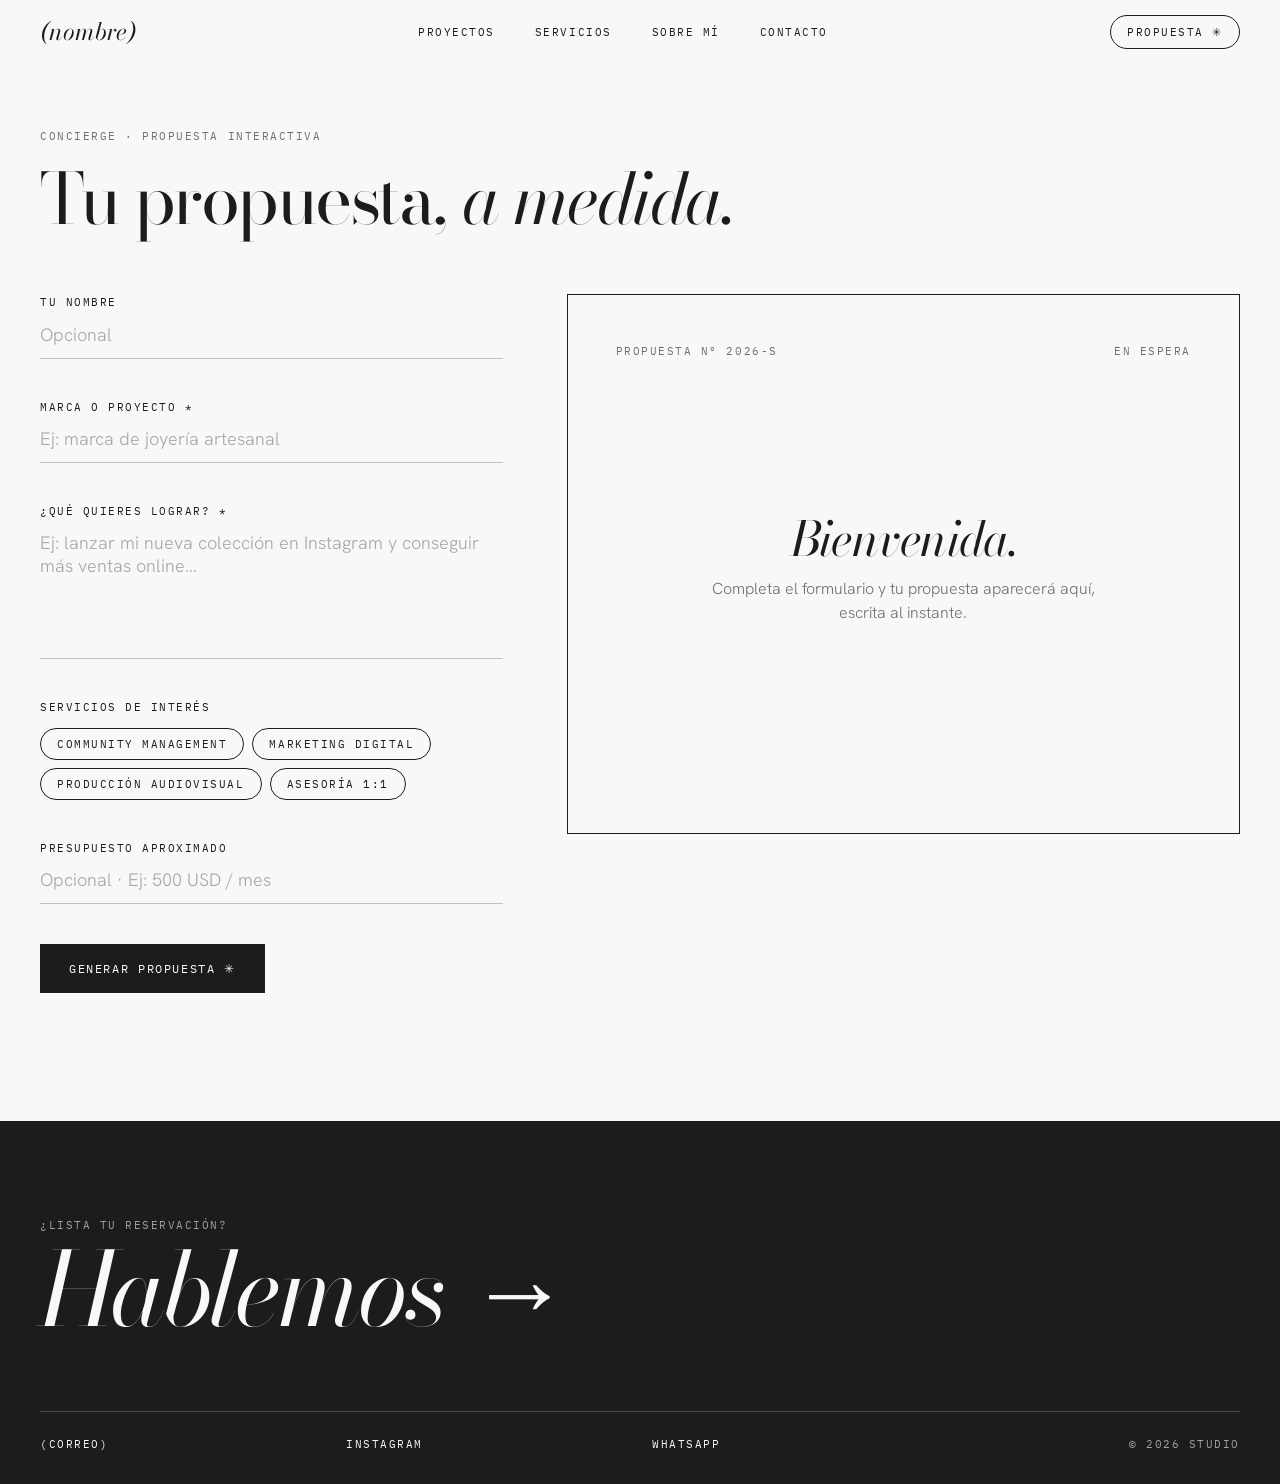
<file: propuesta.html>
<!doctype html>
<html lang="es">

<head>
  <meta charset="utf-8" />
  <meta name="viewport" content="width=device-width, initial-scale=1" />
  <title>Propuesta a medida — *</title>
  <meta name="description" content="Describe tu proyecto y recibe al instante una propuesta inicial de * a medida." />
  <meta property="og:title" content="Propuesta a medida — *" />
  <meta property="og:description" content="Tu propuesta de contenido, marketing o producción en segundos." />
  <link rel="icon" href="assets/favicon.ico" type="image/x-icon" />

  <!-- Tipografías de Google Fonts -->
  <link rel="preconnect" href="https://fonts.googleapis.com" />
  <link rel="preconnect" href="https://fonts.gstatic.com" crossorigin />
  <link rel="stylesheet"
    href="https://fonts.googleapis.com/css2?family=Bodoni+Moda:ital,opsz,wght@0,6..96,400;0,6..96,500;1,6..96,400&family=Hanken+Grotesk:wght@300;400;500&family=IBM+Plex+Mono:wght@400;500&display=swap" />

  <!-- Hoja de estilos principal -->
  <link rel="stylesheet" href="styles.css" />
</head>

<body>
  <!-- ================= CABECERA ================= -->
  <header class="site-header">
    <div class="container header-inner">
      <a href="index.html" class="brand-logo">(nombre)</a>

      <nav class="label desktop-nav" aria-label="Navegación principal">
        <a href="proyectos.html" class="link-line">Proyectos</a>
        <a href="servicios.html" class="link-line">Servicios</a>
        <a href="sobre-mi.html" class="link-line">Sobre mí</a>
        <a href="contacto.html" class="link-line">Contacto</a>
      </nav>

      <div class="label desktop-cta">
        <a href="propuesta.html" class="pill-cta">PROPUESTA ✳</a>
      </div>


    </div>

    <div class="mobile-menu">
      <nav class="mobile-nav-list">
        <a href="proyectos.html" class="display animate-rise mobile-nav-link" style="animation-delay: 0ms">Proyectos</a>
        <a href="servicios.html" class="display animate-rise mobile-nav-link"
          style="animation-delay: 70ms">Servicios</a>
        <a href="sobre-mi.html" class="display animate-rise mobile-nav-link" style="animation-delay: 140ms">Sobre mí</a>
        <a href="contacto.html" class="display animate-rise mobile-nav-link" style="animation-delay: 210ms">Contacto</a>
        <a href="propuesta.html" class="display animate-rise mobile-nav-link"
          style="animation-delay: 280ms">Propuesta</a>
      </nav>
    </div>
  </header>

  <!-- ================= CONTENIDO PRINCIPAL ================= -->
  <main>
    <div class="container page-wrapper">
      <p class="label text-muted">Concierge · Propuesta interactiva</p>
      <h1 class="display page-giant-title" style="font-size: 5.5vw">Tu propuesta, <em>a medida.</em></h1>

      <div class="proposal-grid">
        <!-- Formulario -->
        <form id="proposal-form" class="proposal-form">
          <div class="form-field">
            <label for="nombre" class="label">Tu nombre</label>
            <input id="nombre" name="nombre" type="text" placeholder="Opcional" class="form-input" />
          </div>

          <div class="form-field">
            <label for="marca" class="label">Marca o proyecto *</label>
            <input id="marca" name="marca" type="text" required placeholder="Ej: marca de joyería artesanal"
              class="form-input" />
          </div>

          <div class="form-field">
            <label for="objetivo" class="label">¿Qué quieres lograr? *</label>
            <textarea id="objetivo" name="objetivo" required minlength="10" rows="5"
              placeholder="Ej: lanzar mi nueva colección en Instagram y conseguir más ventas online…"
              class="form-textarea"></textarea>
          </div>

          <div class="form-field">
            <span class="label">Servicios de interés</span>
            <div class="chips-wrap">
              <button type="button" class="label chip-btn" data-service="Community management" aria-pressed="false">
                Community management
              </button>
              <button type="button" class="label chip-btn" data-service="Marketing digital" aria-pressed="false">
                Marketing digital
              </button>
              <button type="button" class="label chip-btn" data-service="Producción audiovisual" aria-pressed="false">
                Producción audiovisual
              </button>
              <button type="button" class="label chip-btn" data-service="Asesoría 1:1" aria-pressed="false">
                Asesoría 1:1
              </button>
            </div>
          </div>

          <div class="form-field">
            <label for="presupuesto" class="label">Presupuesto aproximado</label>
            <input id="presupuesto" name="presupuesto" type="text" placeholder="Opcional · Ej: 500 USD / mes"
              class="form-input" />
          </div>

          <div class="btn-group">
            <button id="proposal-submit" type="submit" class="btn btn-primary">Generar propuesta ✳</button>
            <button id="proposal-stop" type="button" class="btn btn-outline" style="display: none">Detener</button>
          </div>
        </form>

        <!-- Resultado de la propuesta -->
        <div id="proposal-result-col" class="proposal-result-col">
          <div class="proposal-card">
            <div class="label meta-row text-muted" style="margin-bottom: 2.5rem">
              <span id="proposal-year">Propuesta Nº 2026-S</span>
              <span id="proposal-status">En espera</span>
            </div>

            <div id="proposal-empty" class="proposal-empty">
              <p class="display italic" style="font-size: 3rem">Bienvenida.</p>
              <p class="text-muted" style="margin-top: 1rem; max-width: 24rem">
                Completa el formulario y tu propuesta aparecerá aquí, escrita al instante.
              </p>
            </div>

            <div id="proposal-output" class="proposal-output" style="display: none"></div>

            <div id="proposal-actions" class="proposal-actions" style="display: none">
              <a id="proposal-mailto" href="mailto:hola@*.studio" data-email="hola@*.studio" class="btn btn-primary">
                Enviar a *
              </a>
              <a href="contacto.html" class="btn btn-outline">Agendar 1:1</a>
            </div>
          </div>
        </div>
      </div>
    </div>
  </main>

  <!-- ================= PIE DE PÁGINA ================= -->
  <footer class="site-footer">
    <div class="container footer-inner">
      <p class="label footer-kicker">¿Lista tu reservación?</p>
      <a href="contacto.html" class="display footer-giant-link">
        Hablemos <span class="footer-arrow">→</span>
      </a>

      <div class="label footer-bottom">
        <a href="mailto:hola@*.studio" class="link-line" style="width: fit-content">(CORREO)</a>
        <a href="https://instagram.com/" target="_blank" rel="noreferrer" class="link-line" style="width: fit-content">
          Instagram
        </a>
        <a href="https://wa.me/" target="_blank" rel="noreferrer" class="link-line" style="width: fit-content">
          WhatsApp
        </a>
        <span class="footer-copy">© 2026 STUDIO</span>
      </div>
    </div>
  </footer>

  <script src="main.js"></script>
</body>

</html>
</file>
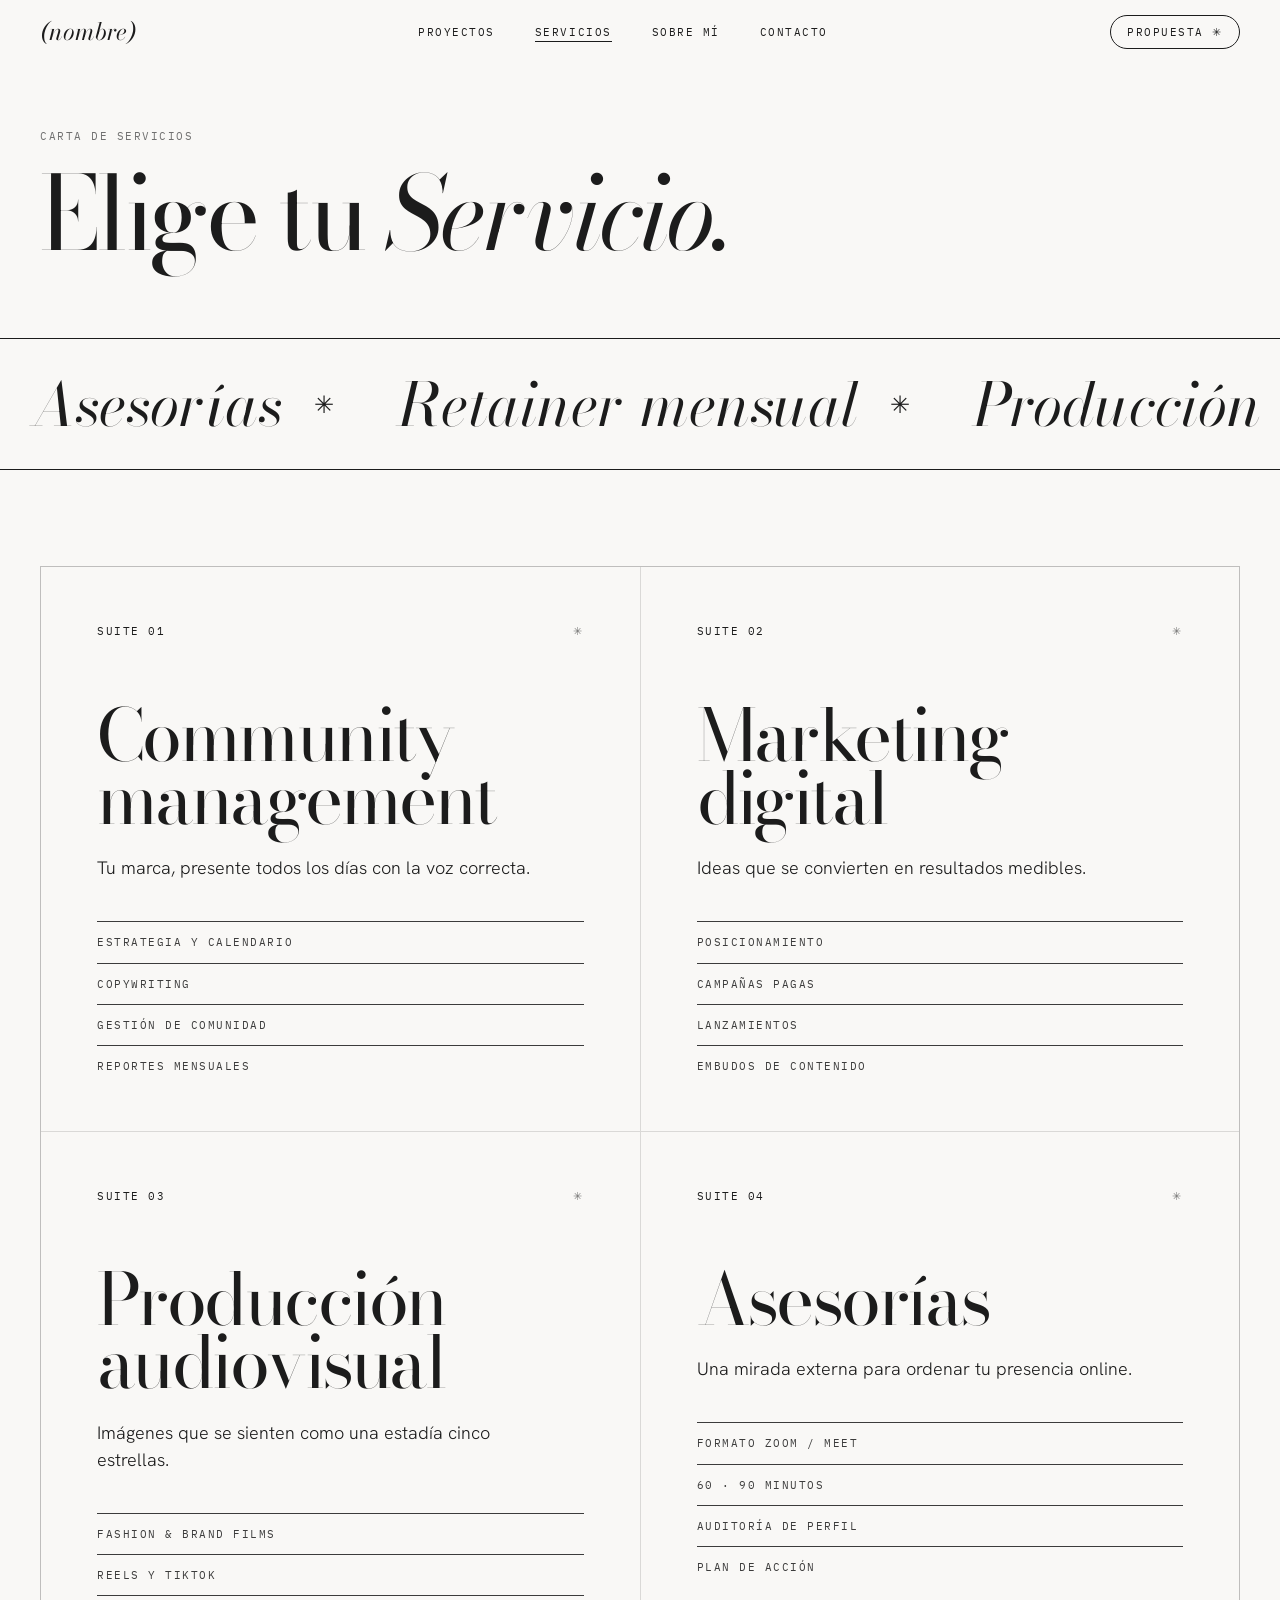
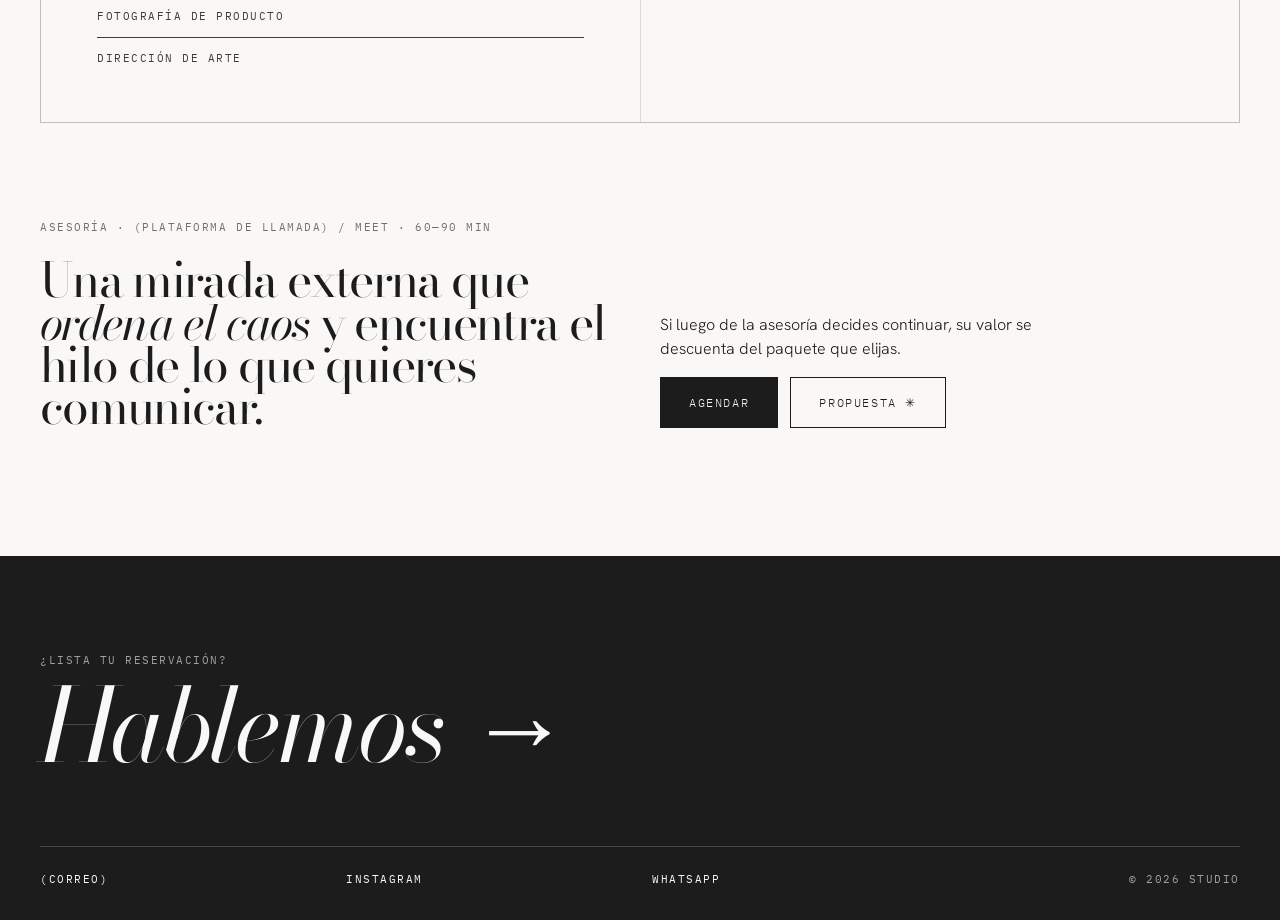
<file: servicios.html>
<!doctype html>
<html lang="es">
  <head>
    <meta charset="utf-8" />
    <meta name="viewport" content="width=device-width, initial-scale=1" />
    <title>Servicios y asesorías — *</title>
    <meta
      name="description"
      content="Community management, marketing digital, producción audiovisual y asesorías 1:1."
    />
    <meta property="og:title" content="Servicios y asesorías — *" />
    <meta property="og:description" content="Elige tu suite: comunidad, marketing, producción o asesoría 1:1." />
    <link rel="icon" href="assets/favicon.ico" type="image/x-icon" />

    <!-- Tipografías de Google Fonts -->
    <link rel="preconnect" href="https://fonts.googleapis.com" />
    <link rel="preconnect" href="https://fonts.gstatic.com" crossorigin />
    <link
      rel="stylesheet"
      href="https://fonts.googleapis.com/css2?family=Bodoni+Moda:ital,opsz,wght@0,6..96,400;0,6..96,500;1,6..96,400&family=Hanken+Grotesk:wght@300;400;500&family=IBM+Plex+Mono:wght@400;500&display=swap"
    />

    <!-- Hoja de estilos principal -->
    <link rel="stylesheet" href="styles.css" />
  </head>
  <body>
    <!-- ================= CABECERA ================= -->
    <header class="site-header">
      <div class="container header-inner">
        <a href="index.html" class="brand-logo">(nombre)</a>

        <nav class="label desktop-nav" aria-label="Navegación principal">
          <a href="proyectos.html" class="link-line">Proyectos</a>
          <a href="servicios.html" class="link-line active">Servicios</a>
          <a href="sobre-mi.html" class="link-line">Sobre mí</a>
          <a href="contacto.html" class="link-line">Contacto</a>
        </nav>

        <div class="label desktop-cta">
          <a href="propuesta.html" class="pill-cta">PROPUESTA ✳</a>
        </div>

        
      </div>

      <div class="mobile-menu">
        <nav class="mobile-nav-list">
          <a href="proyectos.html" class="display animate-rise mobile-nav-link" style="animation-delay: 0ms">Proyectos</a>
          <a href="servicios.html" class="display animate-rise mobile-nav-link" style="animation-delay: 70ms">Servicios</a>
          <a href="sobre-mi.html" class="display animate-rise mobile-nav-link" style="animation-delay: 140ms">Sobre mí</a>
          <a href="contacto.html" class="display animate-rise mobile-nav-link" style="animation-delay: 210ms">Contacto</a>
          <a href="propuesta.html" class="display animate-rise mobile-nav-link" style="animation-delay: 280ms">Propuesta</a>
        </nav>
      </div>
    </header>

    <!-- ================= CONTENIDO PRINCIPAL ================= -->
    <main>
      <div class="container" style="padding-top: 8rem; padding-bottom: 5rem">
        <p class="label text-muted">Carta de servicios</p>
        <h1 class="display page-giant-title">Elige tu <em>Servicio.</em></h1>
      </div>

      <!-- Cinta en movimiento inversa -->
      <div class="marquee" aria-hidden="true">
        <div class="marquee-track reverse">
          <span class="marquee-item">Asesorías  <span class="marquee-star">✳</span></span>
          <span class="marquee-item">Retainer mensual <span class="marquee-star">✳</span></span>
          <span class="marquee-item">Producción <span class="marquee-star">✳</span></span>
          <span class="marquee-item">Estrategia <span class="marquee-star">✳</span></span>
          <span class="marquee-item">Asesorías <span class="marquee-star">✳</span></span>
          <span class="marquee-item">Retainer mensual <span class="marquee-star">✳</span></span>
          <span class="marquee-item">Producción <span class="marquee-star">✳</span></span>
          <span class="marquee-item">Estrategia <span class="marquee-star">✳</span></span>
        </div>
      </div>

      <!-- Cuadrícula de Suites de Servicio -->
      <div class="container" style="padding-top: 6rem; padding-bottom: 6rem">
        <div class="suites-grid">
          <article class="reveal suite-card" style="transition-delay: 0ms">
            <div class="label meta-row">
              <span>Suite 01</span>
              <span style="opacity: 0.6">✳</span>
            </div>
            <h2 class="display suite-title">Community management</h2>
            <p class="suite-detail">Tu marca, presente todos los días con la voz correcta.</p>
            <ul class="label suite-items">
              <li>Estrategia y calendario</li>
              <li>Copywriting</li>
              <li>Gestión de comunidad</li>
              <li>Reportes mensuales</li>
            </ul>
          </article>

          <article class="reveal suite-card" style="transition-delay: 120ms">
            <div class="label meta-row">
              <span>Suite 02</span>
              <span style="opacity: 0.6">✳</span>
            </div>
            <h2 class="display suite-title">Marketing digital</h2>
            <p class="suite-detail">Ideas que se convierten en resultados medibles.</p>
            <ul class="label suite-items">
              <li>Posicionamiento</li>
              <li>Campañas pagas</li>
              <li>Lanzamientos</li>
              <li>Embudos de contenido</li>
            </ul>
          </article>

          <article class="reveal suite-card" style="transition-delay: 0ms">
            <div class="label meta-row">
              <span>Suite 03</span>
              <span style="opacity: 0.6">✳</span>
            </div>
            <h2 class="display suite-title">Producción audiovisual</h2>
            <p class="suite-detail">Imágenes que se sienten como una estadía cinco estrellas.</p>
            <ul class="label suite-items">
              <li>Fashion &amp; brand films</li>
              <li>Reels y TikTok</li>
              <li>Fotografía de producto</li>
              <li>Dirección de arte</li>
            </ul>
          </article>

          <article class="reveal suite-card" style="transition-delay: 120ms">
            <div class="label meta-row">
              <span>Suite 04</span>
              <span style="opacity: 0.6">✳</span>
            </div>
            <h2 class="display suite-title">Asesorías</h2>
            <p class="suite-detail">Una mirada externa para ordenar tu presencia online.</p>
            <ul class="label suite-items">
              <li>Formato Zoom / Meet</li>
              <li>60 · 90 minutos</li>
              <li>Auditoría de perfil</li>
              <li>Plan de acción</li>
            </ul>
          </article>
        </div>
      </div>

      <!-- Sección de Asesoría 1:1 -->
      <section class="container" style="padding-bottom: 8rem">
        <div class="reveal advisory-grid">
          <div>
            <p class="label text-muted">ASESORÍA · (PLATAFORMA DE LLAMADA) / MEET · 60—90 MIN</p>
            <p class="display" style="margin-top: 1.5rem; font-size: 3rem">
              Una mirada externa que <em>ordena el caos</em> y encuentra el hilo de lo que quieres comunicar.
            </p>
          </div>
          <div class="advisory-right">
            <p style="max-width: 28rem; margin: 0">
              Si luego de la asesoría decides continuar, su valor se descuenta del paquete que elijas.
            </p>
            <div class="btn-group">
              <a href="contacto.html" class="btn btn-primary">AGENDAR</a>
              <a href="propuesta.html" class="btn btn-outline">PROPUESTA ✳</a>
            </div>
          </div>
        </div>
      </section>
    </main>

    <!-- ================= PIE DE PÁGINA ================= -->
    <footer class="site-footer">
      <div class="container footer-inner">
        <p class="label footer-kicker">¿Lista tu reservación?</p>
        <a href="contacto.html" class="display footer-giant-link">
          Hablemos <span class="footer-arrow">→</span>
        </a>

        <div class="label footer-bottom">
          <a href="mailto:hola@*.studio" class="link-line" style="width: fit-content">(CORREO)</a>
          <a href="https://instagram.com/" target="_blank" rel="noreferrer" class="link-line" style="width: fit-content">
            Instagram
          </a>
          <a href="https://wa.me/" target="_blank" rel="noreferrer" class="link-line" style="width: fit-content">
            WhatsApp
          </a>
          <span class="footer-copy">© 2026 STUDIO</span>
        </div>
      </div>
    </footer>

    <script src="main.js"></script>
  </body>
</html>
</file>
<file: styles.css>
/* ==========================================================================
   PORTFOLIO EDITORIAL — HOJA DE ESTILOS PRINCIPAL (styles.css)
   Estética: Blanco y negro, minimalista, lujo silencioso ("Hotel 5 estrellas")
   Tipografías: Bodoni Moda (Display) · Hanken Grotesk (Texto) · IBM Plex Mono (Labels)
   ========================================================================== */

:root {
  --font-display: "Bodoni Moda", "Times New Roman", serif;
  --font-sans: "Hanken Grotesk", ui-sans-serif, system-ui, -apple-system, sans-serif;
  --font-mono: "IBM Plex Mono", ui-monospace, monospace;

  --paper: #f9f8f6;
  --ink: #1c1c1c;
  --muted: #707070;
  --accent: #eae8e3;
  --border: rgba(28, 28, 28, 0.14);
  --input: rgba(28, 28, 28, 0.25);
  --destructive: #9e2a2b;

  --ease-lux: cubic-bezier(0.19, 1, 0.22, 1);
}

/* ==========================================================================
   1. RESET Y BASE
   ========================================================================== */

*,
*::before,
*::after {
  box-sizing: border-box;
  border-color: var(--border);
}

html {
  scroll-behavior: smooth;
}

body {
  margin: 0;
  background-color: var(--paper);
  color: var(--ink);
  font-family: var(--font-sans);
  font-weight: 300;
  line-height: 1.5;
  -webkit-font-smoothing: antialiased;
  overflow-x: hidden;
}

::selection {
  background: var(--ink);
  color: var(--paper);
}

a {
  color: inherit;
  text-decoration: none;
}

ul,
ol {
  list-style: none;
  margin: 0;
  padding: 0;
}

img {
  display: block;
  max-width: 100%;
  height: auto;
}

button,
input,
textarea {
  font-family: inherit;
  color: inherit;
}

main {
  min-height: 100vh;
}

/* ==========================================================================
   2. TIPOGRAFÍA Y UTILIDADES EDITORIALES
   ========================================================================== */

.container {
  max-width: 1600px;
  margin-left: auto;
  margin-right: auto;
  padding-left: 1.25rem;
  padding-right: 1.25rem;
}

@media (min-width: 768px) {
  .container {
    padding-left: 2.5rem;
    padding-right: 2.5rem;
  }
}

.display {
  font-family: var(--font-display);
  font-weight: 400;
  letter-spacing: -0.035em;
  line-height: 0.88;
  margin: 0;
}

.label {
  font-family: var(--font-mono);
  font-size: 0.68rem;
  font-weight: 400;
  letter-spacing: 0.14em;
  text-transform: uppercase;
  margin: 0;
}

.text-muted {
  color: var(--muted);
}

.italic {
  font-style: italic;
}

/* Subrayado fino animado para enlaces */
.link-line {
  position: relative;
  display: inline-block;
}

.link-line::after {
  content: "";
  position: absolute;
  left: 0;
  bottom: -2px;
  height: 1px;
  width: 100%;
  background: currentColor;
  transform: scaleX(0);
  transform-origin: right;
  transition: transform 0.6s var(--ease-lux);
}

.link-line:hover::after,
.link-line.active::after {
  transform: scaleX(1);
  transform-origin: left;
}

/* ==========================================================================
   3. BOTONES
   ========================================================================== */

.btn {
  display: inline-flex;
  align-items: center;
  justify-content: center;
  gap: 0.5rem;
  font-family: var(--font-mono);
  font-size: 0.72rem;
  letter-spacing: 0.14em;
  text-transform: uppercase;
  padding: 1rem 1.75rem;
  border: 1px solid var(--ink);
  cursor: pointer;
  transition:
    background-color 0.5s var(--ease-lux),
    color 0.5s var(--ease-lux),
    transform 0.4s var(--ease-lux),
    opacity 0.3s ease;
}

.btn:disabled {
  opacity: 0.5;
  cursor: not-allowed;
}

.btn-primary {
  background-color: var(--ink);
  color: var(--paper);
}

.btn-primary:hover:not(:disabled) {
  background-color: transparent;
  color: var(--ink);
}

.btn-outline {
  background-color: transparent;
  color: var(--ink);
}

.btn-outline:hover:not(:disabled) {
  background-color: var(--ink);
  color: var(--paper);
}

.btn-group {
  display: flex;
  flex-wrap: wrap;
  align-items: flex-end;
  gap: 0.75rem;
}

/* ==========================================================================
   4. ANIMACIONES Y EFECTOS VISUALES
   ========================================================================== */

@keyframes marquee {
  from {
    transform: translateX(0);
  }

  to {
    transform: translateX(-50%);
  }
}

@keyframes rise {
  from {
    opacity: 0;
    transform: translateY(0.6em);
    filter: blur(6px);
  }

  to {
    opacity: 1;
    transform: translateY(0);
    filter: blur(0);
  }
}

@keyframes spin-slow {
  from {
    transform: rotate(0deg);
  }

  to {
    transform: rotate(360deg);
  }
}

@keyframes caret {
  50% {
    opacity: 0;
  }
}

.animate-rise {
  animation: rise 1.1s var(--ease-lux) both;
}

.rise-word-wrap {
  display: inline-block;
  overflow: hidden;
  padding-bottom: 0.08em;
  vertical-align: bottom;
}

.rise-word {
  display: inline-block;
  animation: rise 1.1s var(--ease-lux) both;
}

/* Aparición suave al hacer scroll */
.reveal {
  opacity: 0;
  transform: translateY(40px);
  transition:
    opacity 1.2s var(--ease-lux),
    transform 1.2s var(--ease-lux);
}

.reveal[data-visible="true"] {
  opacity: 1;
  transform: none;
}

/* Efecto fotográfico blanco y negro editorial */
.photo {
  filter: grayscale(1) contrast(1.05);
  transition:
    transform 1.6s var(--ease-lux),
    filter 1.2s var(--ease-lux);
}

.photo-zoom-wrap {
  overflow: hidden;
}

.photo-zoom-wrap:hover .photo {
  transform: scale(1.04);
}

/* Textura de grano cinematográfico */
.grain {
  position: relative;
}

.grain::after {
  content: "";
  position: absolute;
  inset: 0;
  pointer-events: none;
  opacity: 0.07;
  background-image: url("data:image/svg+xml;utf8,<svg xmlns='http://www.w3.org/2000/svg' width='160' height='160'><filter id='n'><feTurbulence type='fractalNoise' baseFrequency='0.9' numOctaves='2'/></filter><rect width='100%' height='100%' filter='url(%23n)'/></svg>");
}

/* Sello circular giratorio */
.seal {
  position: relative;
  width: 8rem;
  height: 8rem;
  border-radius: 9999px;
  background-color: var(--paper);
}

@media (min-width: 768px) {
  .seal {
    width: 10rem;
    height: 10rem;
  }
}

.seal svg {
  width: 100%;
  height: 100%;
  animation: spin-slow 18s linear infinite;
}

.seal text {
  fill: var(--ink);
  font-family: var(--font-mono);
  font-size: 15px;
  text-transform: uppercase;
  letter-spacing: 0.3em;
}

.seal-center {
  position: absolute;
  inset: 0;
  display: flex;
  align-items: center;
  justify-content: center;
  font-family: var(--font-display);
  font-size: 2.25rem;
  font-style: italic;
}

/* Cinta en movimiento (Marquee) */
.marquee {
  overflow: hidden;
  white-space: nowrap;
  border-top: 1px solid var(--ink);
  border-bottom: 1px solid var(--ink);
  padding: 1.25rem 0;
}

.marquee-track {
  display: inline-flex;
  width: max-content;
  animation: marquee 38s linear infinite;
}

.marquee-track.reverse {
  animation: marquee 46s linear infinite reverse;
}

.marquee-item {
  font-family: var(--font-display);
  font-style: italic;
  font-size: 2.25rem;
  margin: 0 2rem;
  display: inline-flex;
  align-items: center;
  gap: 2rem;
}

@media (min-width: 768px) {
  .marquee-item {
    font-size: 3.75rem;
  }
}

.marquee-star {
  font-family: var(--font-mono);
  font-size: 1.5rem;
  font-style: normal;
}

/* Cursor parpadeante */
.caret {
  display: inline-block;
  width: 0.5ch;
  height: 1em;
  vertical-align: -0.12em;
  background: currentColor;
  animation: caret 1s steps(1) infinite;
}

/* ==========================================================================
   5. CABECERA Y NAVEGACIÓN (HEADER)
   ========================================================================== */

.site-header {
  position: fixed;
  top: 0;
  left: 0;
  right: 0;
  z-index: 50;
  background-color: transparent;
  transition:
    background-color 0.7s var(--ease-lux),
    border-color 0.7s var(--ease-lux),
    backdrop-filter 0.7s var(--ease-lux);
}

.site-header.scrolled {
  background-color: rgba(249, 248, 246, 0.85);
  backdrop-filter: blur(12px);
  border-bottom: 1px solid var(--border);
}

.header-inner {
  display: flex;
  align-items: center;
  justify-content: space-between;
  height: 4rem;
}

.brand-logo {
  font-family: var(--font-display);
  font-size: 1.5rem;
  font-style: italic;
}

.desktop-nav {
  display: none;
  align-items: center;
  gap: 2.5rem;
}

.desktop-cta {
  display: none;
  align-items: center;
  gap: 1.5rem;
}

.pill-cta {
  border: 1px solid var(--ink);
  border-radius: 9999px;
  padding: 0.5rem 1rem;
  transition:
    background-color 0.5s var(--ease-lux),
    color 0.5s var(--ease-lux);
}

.pill-cta:hover {
  background-color: var(--ink);
  color: var(--paper);
}

.menu-toggle {
  background: none;
  border: none;
  padding: 0;
  cursor: pointer;
}

@media (min-width: 768px) {

  .desktop-nav,
  .desktop-cta {
    display: flex;
  }

  .menu-toggle {
    display: none;
  }
}

/* Menú móvil desplegable */
.mobile-menu {
  display: none;
  flex-direction: column;
  justify-content: space-between;
  height: calc(100dvh - 4rem);
  background-color: var(--paper);
  padding: 2.5rem 1.25rem;
}

.mobile-menu.open {
  display: flex;
}

.mobile-nav-list {
  display: flex;
  flex-direction: column;
  gap: 1rem;
}

.mobile-nav-link {
  font-size: 3.5rem;
}

/* ==========================================================================
   6. PIE DE PÁGINA (FOOTER)
   ========================================================================== */

.site-footer {
  background-color: var(--ink);
  color: var(--paper);
}

.footer-inner {
  padding-top: 6rem;
  padding-bottom: 2rem;
}

.footer-kicker {
  opacity: 0.6;
}

.footer-giant-link {
  display: block;
  margin-top: 1rem;
  font-size: 13vw;
  font-style: italic;
  line-height: 0.8;
}

@media (min-width: 768px) {
  .footer-giant-link {
    font-size: 8vw;
  }
}

.footer-arrow {
  display: inline-block;
  transition: transform 0.7s var(--ease-lux);
}

.footer-giant-link:hover .footer-arrow {
  transform: translateX(1.5rem);
}

.footer-bottom {
  margin-top: 5rem;
  padding-top: 1.5rem;
  border-top: 1px solid rgba(249, 248, 246, 0.2);
  display: grid;
  gap: 1.5rem;
}

@media (min-width: 768px) {
  .footer-bottom {
    grid-template-columns: repeat(4, 1fr);
  }

  .footer-copy {
    text-align: right;
  }
}

.footer-copy {
  opacity: 0.6;
}

/* ==========================================================================
   7. PÁGINA DE INICIO (index.html)
   ========================================================================== */

.hero-section {
  min-height: 100dvh;
  padding-top: 7rem;
  padding-bottom: 4rem;
  display: grid;
  grid-template-columns: repeat(12, 1fr);
  gap: 1.25rem;
}

.hero-left {
  grid-column: span 12;
  display: flex;
  flex-direction: column;
  justify-content: space-between;
}

.hero-right {
  grid-column: span 12;
  position: relative;
  margin-top: 2.5rem;
}

@media (min-width: 768px) {
  .hero-left {
    grid-column: span 7;
  }

  .hero-right {
    grid-column: span 5;
    margin-top: 0;
  }
}

.meta-row {
  display: flex;
  justify-content: space-between;
}

.hero-title {
  margin-top: 2.5rem;
  font-size: 19vw;
}

@media (min-width: 768px) {
  .hero-title {
    font-size: 7.5vw;
  }
}

.hero-bottom-grid {
  margin-top: 2.5rem;
  display: grid;
  gap: 2rem;
}

@media (min-width: 768px) {
  .hero-bottom-grid {
    grid-template-columns: repeat(2, 1fr);
  }
}

.hero-lead {
  max-width: 24rem;
  font-size: 1.125rem;
  line-height: 1.65;
  margin: 0;
}

.hero-photo-frame {
  position: relative;
  height: 100%;
  min-height: 70vh;
  overflow: hidden;
}

.hero-photo-frame img {
  position: absolute;
  inset: 0;
  width: 100%;
  height: 100%;
  object-fit: cover;
}

.hero-photo-frame:hover .photo {
  transform: scale(1.05);
}

.hero-seal {
  position: absolute;
  left: -2.5rem;
  bottom: 4rem;
  display: none;
}

@media (min-width: 768px) {
  .hero-seal {
    display: block;
  }
}

/* Declaración Concierge */
.section-spacer {
  padding-top: 8rem;
  padding-bottom: 8rem;
}

@media (min-width: 768px) {
  .section-spacer {
    padding-top: 12rem;
    padding-bottom: 12rem;
  }
}

.statement-text {
  max-width: 72rem;
  font-size: 3rem;
  line-height: 1.02;
}

@media (min-width: 768px) {
  .statement-text {
    font-size: 6rem;
  }
}

/* Proyectos destacados en Inicio */
.section-header {
  margin-bottom: 3rem;
  padding-bottom: 1.5rem;
  border-bottom: 1px solid var(--border);
  display: flex;
  align-items: flex-end;
  justify-content: space-between;
}

.section-title {
  font-size: 3.75rem;
}

@media (min-width: 768px) {
  .section-title {
    font-size: 6rem;
  }
}

.featured-grid {
  display: grid;
  column-gap: 1.25rem;
  row-gap: 4rem;
}

@media (min-width: 768px) {
  .featured-grid {
    grid-template-columns: repeat(12, 1fr);
  }

  .featured-item-1 {
    grid-column: span 7;
  }

  .featured-item-2 {
    grid-column: span 5;
    margin-top: 10rem;
  }

  .featured-item-3 {
    grid-column: 4 / span 6;
  }
}

.project-card-img {
  aspect-ratio: 4 / 5;
  width: 100%;
  object-fit: cover;
}

.project-card-title {
  margin-top: 0.5rem;
  font-size: 2.25rem;
  transition: font-style 0.7s var(--ease-lux);
}

@media (min-width: 768px) {
  .project-card-title {
    font-size: 3rem;
  }
}

.project-card-link:hover .project-card-title {
  font-style: italic;
}

/* Banner de Lobby */
.lobby-banner {
  position: relative;
  height: 80vh;
  overflow: hidden;
}

.lobby-banner img {
  position: absolute;
  inset: 0;
  width: 100%;
  height: 100%;
  object-fit: cover;
}

.lobby-overlay {
  position: absolute;
  inset: 0;
  background-color: rgba(28, 28, 28, 0.4);
  color: var(--paper);
  display: flex;
  flex-direction: column;
  align-items: center;
  justify-content: center;
  padding: 1.25rem;
  text-align: center;
}

.lobby-quote {
  margin-top: 1.5rem;
  max-width: 56rem;
  font-size: 3rem;
  font-style: italic;
}

@media (min-width: 768px) {
  .lobby-quote {
    font-size: 6rem;
  }
}

/* Lista de servicios en Inicio */
.services-list-item {
  border-top: 1px solid var(--border);
}

.services-list-item:last-child {
  border-bottom: 1px solid var(--border);
}

.service-row-link {
  display: grid;
  grid-template-columns: repeat(12, 1fr);
  align-items: baseline;
  gap: 1rem;
  padding: 2rem 0;
  transition:
    background-color 0.5s var(--ease-lux),
    color 0.5s var(--ease-lux);
}

@media (min-width: 768px) {
  .service-row-link {
    padding: 2rem 1.5rem;
  }
}

.service-row-link:hover {
  background-color: var(--ink);
  color: var(--paper);
}

.service-num {
  grid-column: span 2;
}

.service-name {
  grid-column: span 10;
  font-size: 2.25rem;
  transition: transform 0.7s var(--ease-lux);
}

.service-row-link:hover .service-name {
  transform: translateX(1rem);
  font-style: italic;
}

.service-desc {
  grid-column: span 12;
}

.service-arrow {
  display: none;
  text-align: right;
}

@media (min-width: 768px) {
  .service-num {
    grid-column: span 1;
  }

  .service-name {
    grid-column: span 6;
    font-size: 3.75rem;
  }

  .service-desc {
    grid-column: span 4;
  }

  .service-arrow {
    display: block;
    grid-column: span 1;
  }
}

/* Caja CTA Propuesta */
.cta-box {
  border: 1px solid var(--ink);
  padding: 2rem;
  display: grid;
  align-items: center;
  gap: 2.5rem;
}

@media (min-width: 768px) {
  .cta-box {
    padding: 4rem;
    grid-template-columns: 1fr auto;
  }
}

.cta-title {
  margin-top: 1rem;
  font-size: 3rem;
}

@media (min-width: 768px) {
  .cta-title {
    font-size: 4.5rem;
  }
}

/* ==========================================================================
   8. PÁGINA DE PROYECTOS (proyectos.html)
   ========================================================================== */

.page-wrapper {
  padding-top: 8rem;
  padding-bottom: 8rem;
}

.page-giant-title {
  margin-top: 1.5rem;
  font-size: 14vw;
}

@media (min-width: 768px) {
  .page-giant-title {
    font-size: 8vw;
  }
}

/* Lista interactiva en escritorio con imagen flotante */
.projects-hover-list {
  position: relative;
  margin-top: 4rem;
  display: none;
}

@media (min-width: 768px) {
  .projects-hover-list {
    display: block;
  }
}

.project-row {
  display: grid;
  grid-template-columns: repeat(12, 1fr);
  align-items: baseline;
  gap: 1rem;
  padding: 2rem 0;
  border-top: 1px solid var(--border);
  cursor: pointer;
  transition: opacity 0.5s var(--ease-lux);
}

.project-row:last-of-type {
  border-bottom: 1px solid var(--border);
}

.project-row.dimmed {
  opacity: 0.25;
}

.project-row-code {
  grid-column: span 2;
}

.project-row-title {
  grid-column: span 5;
  font-size: 4.5rem;
  transition: font-style 0.7s var(--ease-lux);
}

.project-row:hover .project-row-title {
  font-style: italic;
}

.project-row-summary {
  grid-column: span 3;
}

.project-row-meta {
  grid-column: span 2;
  text-align: right;
}

.floating-preview {
  pointer-events: none;
  position: fixed;
  z-index: 40;
  width: 18rem;
  transform: translate(-50%, -50%) scale(0.75);
  opacity: 0;
  overflow: hidden;
  transition:
    opacity 0.5s var(--ease-lux),
    transform 0.5s var(--ease-lux);
}

.floating-preview.visible {
  transform: translate(-50%, -50%) scale(1);
  opacity: 1;
}

/* Tarjetas apiladas en móvil */
.projects-mobile-list {
  margin-top: 3rem;
  display: grid;
  gap: 3.5rem;
}

@media (min-width: 768px) {
  .projects-mobile-list {
    display: none;
  }
}

/* Galería inferior 4 columnas */
.projects-gallery {
  margin-top: 8rem;
  display: none;
  gap: 1.25rem;
}

@media (min-width: 768px) {
  .projects-gallery {
    display: grid;
    grid-template-columns: repeat(4, 1fr);
  }

  .projects-gallery-offset {
    margin-top: 6rem;
  }
}

/* ==========================================================================
   9. PÁGINA DE SERVICIOS (servicios.html)
   ========================================================================== */

.suites-grid {
  display: grid;
  gap: 1px;
  background-color: var(--border);
  border: 1px solid var(--border);
}

@media (min-width: 768px) {
  .suites-grid {
    grid-template-columns: repeat(2, 1fr);
  }
}

.suite-card {
  background-color: var(--paper);
  padding: 2rem;
  transition:
    background-color 0.7s var(--ease-lux),
    color 0.7s var(--ease-lux);
}

@media (min-width: 768px) {
  .suite-card {
    padding: 3.5rem;
  }
}

.suite-card:hover {
  background-color: var(--ink);
  color: var(--paper);
}

.suite-title {
  margin-top: 4rem;
  font-size: 3rem;
}

@media (min-width: 768px) {
  .suite-title {
    font-size: 4.5rem;
  }
}

.suite-detail {
  margin-top: 1.5rem;
  max-width: 28rem;
  font-size: 1.125rem;
}

.suite-items {
  margin-top: 2.5rem;
  display: grid;
  gap: 0.75rem;
}

.suite-items li {
  padding-top: 0.75rem;
  border-top: 1px solid currentColor;
  opacity: 0.85;
}

.advisory-grid {
  display: grid;
  gap: 2.5rem;
}

@media (min-width: 768px) {
  .advisory-grid {
    grid-template-columns: repeat(2, 1fr);
  }
}

.advisory-right {
  display: flex;
  flex-direction: column;
  align-items: flex-start;
  justify-content: flex-end;
  gap: 1rem;
}

/* ==========================================================================
   10. PÁGINA SOBRE MÍ (sobre-mi.html)
   ========================================================================== */

.about-grid {
  display: grid;
  gap: 2.5rem;
}

@media (min-width: 768px) {
  .about-grid {
    grid-template-columns: repeat(12, 1fr);
  }

  .about-left {
    grid-column: span 7;
  }

  .about-right {
    grid-column: span 5;
    position: relative;
  }
}

.about-bio {
  margin-top: 3rem;
  max-width: 42rem;
  display: grid;
  gap: 1.5rem;
  font-size: 1.25rem;
  line-height: 1.65;
}

.about-portrait {
  aspect-ratio: 3 / 4;
  width: 100%;
  object-fit: cover;
}

.about-seal {
  position: absolute;
  bottom: -3rem;
  right: 1.5rem;
}

.timeline-section {
  margin-top: 10rem;
}

.timeline-row {
  display: grid;
  grid-template-columns: repeat(12, 1fr);
  align-items: baseline;
  gap: 1rem;
  padding: 2rem 0;
  border-top: 1px solid var(--border);
}

.timeline-row:last-child {
  border-bottom: 1px solid var(--border);
}

.timeline-year {
  grid-column: span 4;
  font-size: 3rem;
  font-style: italic;
}

.timeline-text {
  grid-column: span 8;
  font-size: 1.125rem;
}

@media (min-width: 768px) {
  .timeline-year {
    grid-column: span 3;
    font-size: 4.5rem;
  }

  .timeline-text {
    grid-column: span 9;
    font-size: 1.5rem;
  }
}

/* ==========================================================================
   11. PÁGINA DE CONTACTO (contacto.html)
   ========================================================================== */

.contact-list {
  margin-top: 4rem;
}

.contact-item {
  border-top: 1px solid var(--border);
}

.contact-item:last-child {
  border-bottom: 1px solid var(--border);
}

.contact-link {
  display: flex;
  align-items: baseline;
  justify-content: space-between;
  padding: 2rem 0;
}

.contact-value {
  font-size: 1.875rem;
  transition:
    transform 0.7s var(--ease-lux),
    font-style 0.7s var(--ease-lux);
}

@media (min-width: 768px) {
  .contact-value {
    font-size: 3.75rem;
  }
}

.contact-link:hover .contact-value {
  transform: translateX(-1rem);
  font-style: italic;
}

.contact-photo {
  width: 100%;
  height: 100%;
  min-height: 50vh;
  object-fit: cover;
}

/* ==========================================================================
   12. PÁGINA DE PROPUESTA A MEDIDA (propuesta.html)
   ========================================================================== */

.proposal-grid {
  margin-top: 4rem;
  display: grid;
  gap: 4rem;
}

@media (min-width: 768px) {
  .proposal-grid {
    grid-template-columns: repeat(12, 1fr);
  }

  .proposal-form {
    grid-column: span 5;
  }

  .proposal-result-col {
    grid-column: span 7;
  }
}

.proposal-form {
  display: grid;
  align-content: start;
  gap: 2.5rem;
}

.form-field {
  display: grid;
  gap: 0.75rem;
}

.form-input,
.form-textarea {
  background: transparent;
  border: none;
  border-bottom: 1px solid var(--input);
  padding: 0 0 0.75rem 0;
  font-size: 1.125rem;
  font-weight: 300;
  outline: none;
  transition: border-color 0.3s ease;
}

.form-textarea {
  resize: none;
}

.form-input::placeholder,
.form-textarea::placeholder {
  color: rgba(112, 112, 112, 0.6);
}

.form-input:focus,
.form-textarea:focus {
  border-bottom-color: var(--ink);
}

.chips-wrap {
  display: flex;
  flex-wrap: wrap;
  gap: 0.5rem;
}

.chip-btn {
  background: transparent;
  border: 1px solid var(--ink);
  border-radius: 9999px;
  padding: 0.5rem 1rem;
  cursor: pointer;
  transition:
    background-color 0.4s var(--ease-lux),
    color 0.4s var(--ease-lux);
}

.chip-btn:hover {
  background-color: var(--accent);
}

.chip-btn[aria-pressed="true"] {
  background-color: var(--ink);
  color: var(--paper);
}

.proposal-card {
  min-height: 60vh;
  border: 1px solid var(--ink);
  padding: 2rem;
}

@media (min-width: 768px) {
  .proposal-card {
    padding: 3rem;
  }
}

.proposal-empty {
  height: 40vh;
  display: flex;
  flex-direction: column;
  align-items: center;
  justify-content: center;
  text-align: center;
}

.proposal-output h3 {
  font-family: var(--font-display);
  font-weight: 400;
  font-size: 2.25rem;
  line-height: 0.95;
  margin-top: 2.5rem;
  margin-bottom: 0.75rem;
  padding-top: 1.5rem;
  border-top: 1px solid var(--border);
}

.proposal-output h3:first-child {
  margin-top: 0;
}

@media (min-width: 768px) {
  .proposal-output h3 {
    font-size: 3rem;
  }
}

.proposal-output p {
  margin-top: 1rem;
  font-size: 1.125rem;
  line-height: 1.65;
}

.proposal-output ul {
  margin-top: 1rem;
  display: grid;
  gap: 0.75rem;
}

.proposal-output li {
  display: flex;
  gap: 1rem;
  line-height: 1.65;
}

.proposal-actions {
  margin-top: 3rem;
  padding-top: 2rem;
  border-top: 1px solid var(--border);
  display: flex;
  flex-wrap: wrap;
  gap: 0.75rem;
}
</file>
